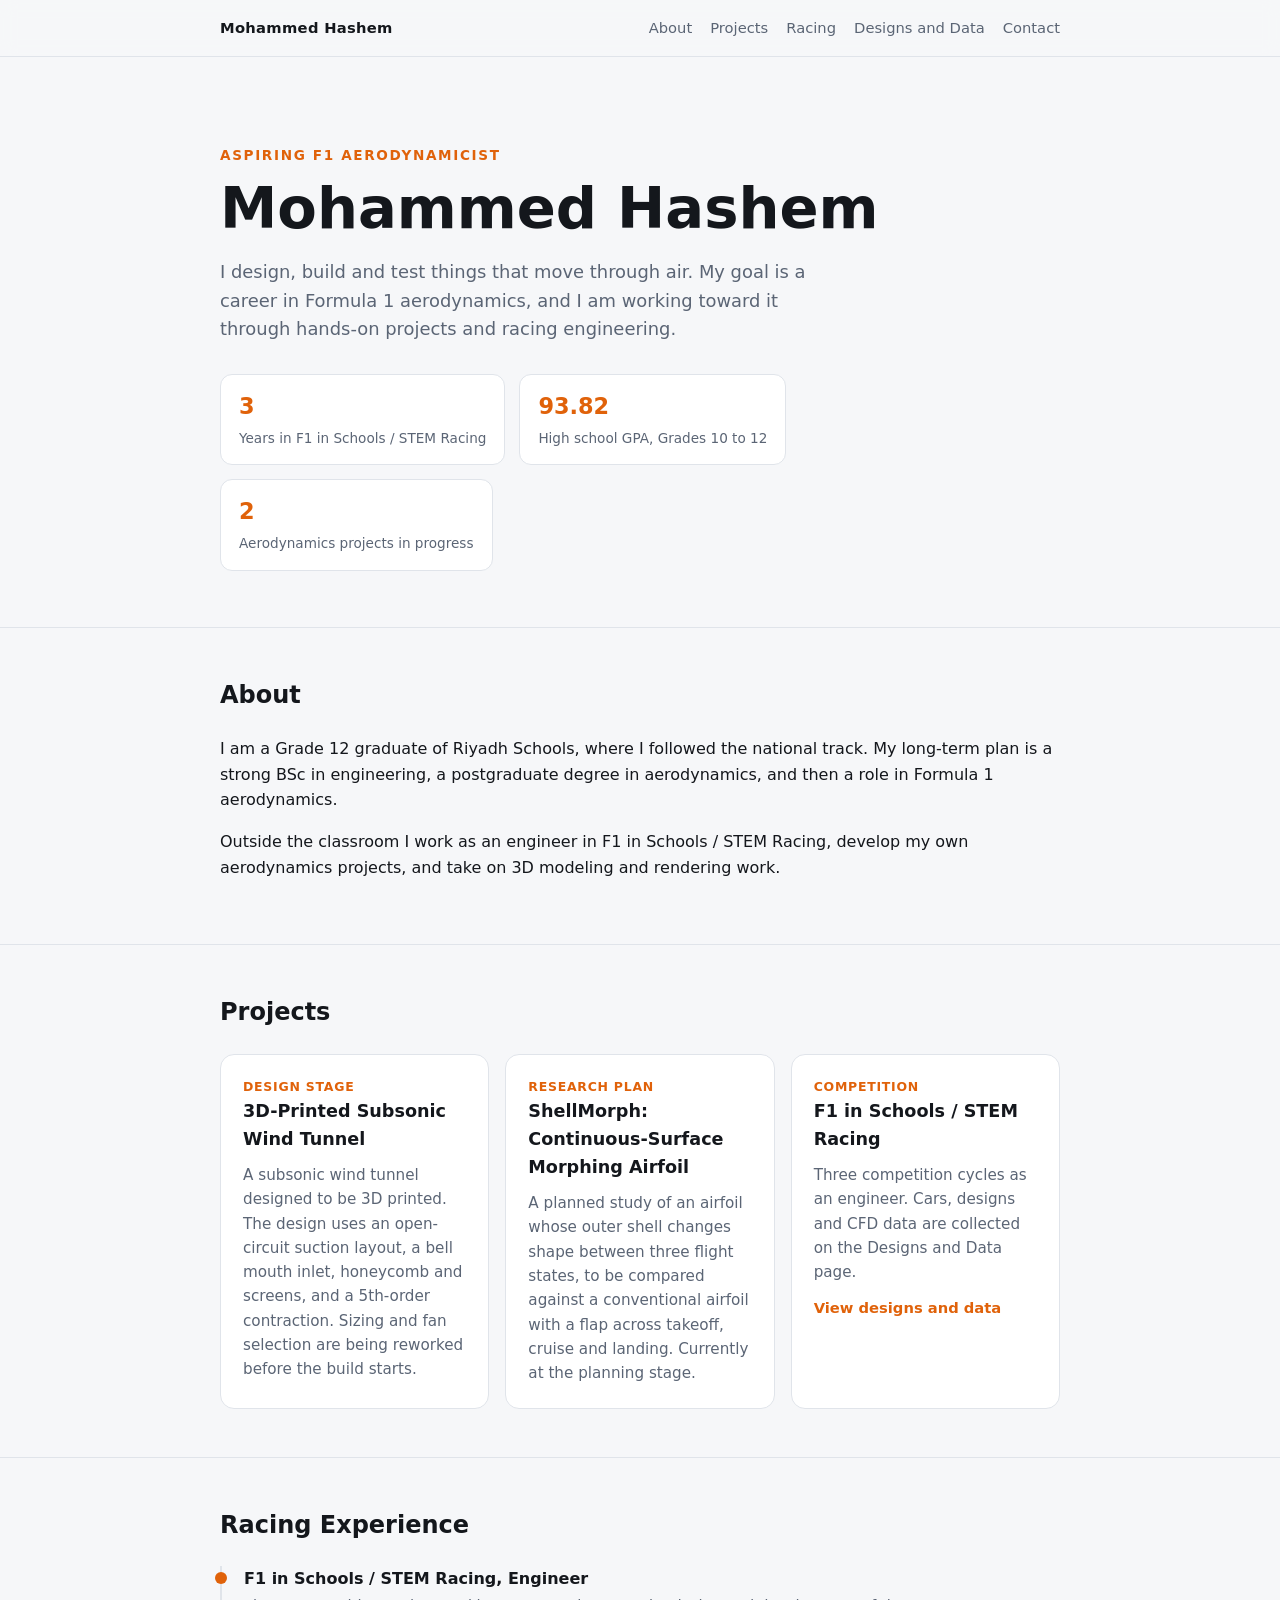
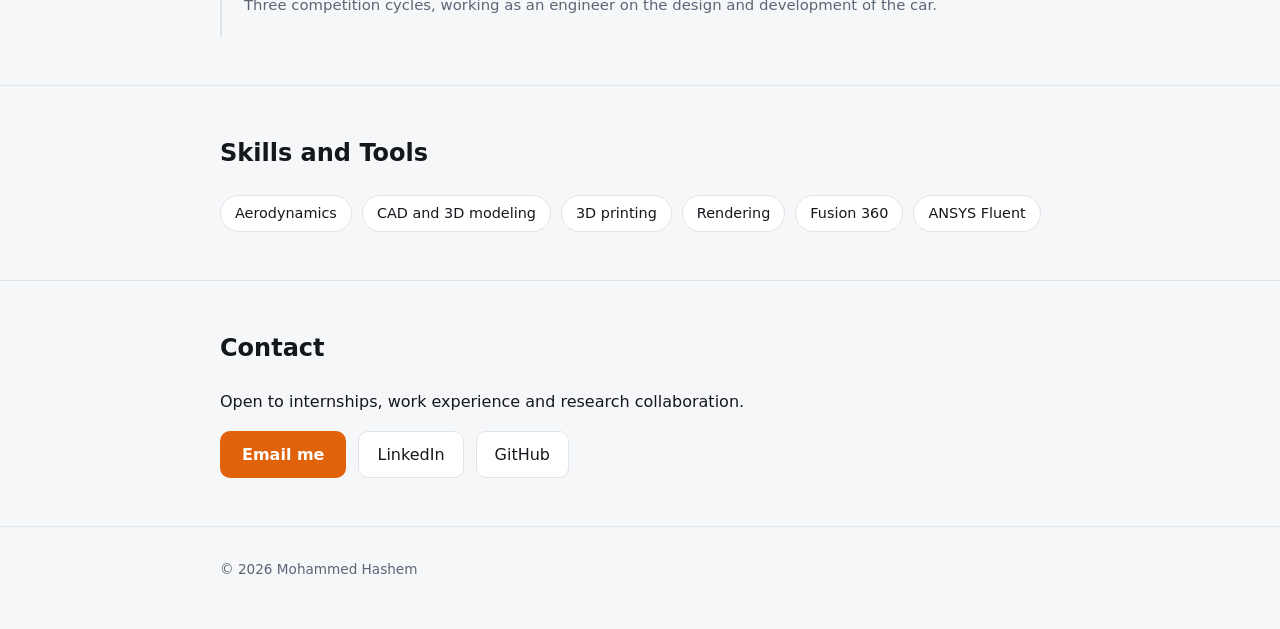
<file: index.html>
<!doctype html>
<html lang="en">
<head>
<meta charset="utf-8">
<meta name="viewport" content="width=device-width, initial-scale=1">
<title>Mohammed Hashem | Aerodynamics Portfolio</title>
<meta name="description" content="Portfolio of Mohammed Hashem, aspiring F1 aerodynamicist.">
<link rel="stylesheet" href="style.css">
</head>
<body>

<nav>
  <div class="wrap">
    <a class="brand" href="index.html">Mohammed Hashem</a>
    <ul>
      <li><a href="#about">About</a></li>
      <li><a href="#projects">Projects</a></li>
      <li><a href="#racing">Racing</a></li>
      <li><a href="designs.html">Designs and Data</a></li>
      <li><a href="#contact">Contact</a></li>
    </ul>
  </div>
</nav>

<header class="hero">
  <div class="wrap">
    <div class="eyebrow">Aspiring F1 Aerodynamicist</div>
    <h1>Mohammed Hashem</h1>
    <p class="lead">
      I design, build and test things that move through air. My goal is a career in
      Formula 1 aerodynamics, and I am working toward it through hands-on projects
      and racing engineering.
    </p>
    <div class="stats">
      <div class="stat"><b>3</b><span>Years in F1 in Schools / STEM Racing</span></div>
      <div class="stat"><b>93.82</b><span>High school GPA, Grades 10 to 12</span></div>
      <div class="stat"><b>2</b><span>Aerodynamics projects in progress</span></div>
    </div>
  </div>
</header>

<section id="about">
  <div class="wrap">
    <h2>About</h2>
    <p>
      I am a Grade 12 graduate of Riyadh Schools, where I followed the national track.
      My long-term plan is a strong BSc in engineering, a postgraduate degree in
      aerodynamics, and then a role in Formula 1 aerodynamics.
    </p>
    <p>
      Outside the classroom I work as an engineer in F1 in Schools / STEM Racing, develop
      my own aerodynamics projects, and take on 3D modeling and rendering work.
    </p>
  </div>
</section>

<section id="projects">
  <div class="wrap">
    <h2>Projects</h2>
    <div class="grid">

      <article class="card">
        <div class="tag">Design stage</div>
        <h3>3D-Printed Subsonic Wind Tunnel</h3>
        <p>
          A subsonic wind tunnel designed to be 3D printed. The design uses an open-circuit
          suction layout, a bell mouth inlet, honeycomb and screens, and a 5th-order
          contraction. Sizing and fan selection are being reworked before the build starts.
        </p>
      </article>

      <article class="card">
        <div class="tag">Research plan</div>
        <h3>ShellMorph: Continuous-Surface Morphing Airfoil</h3>
        <p>
          A planned study of an airfoil whose outer shell changes shape between three flight
          states, to be compared against a conventional airfoil with a flap across takeoff,
          cruise and landing. Currently at the planning stage.
        </p>
      </article>

      <article class="card">
        <div class="tag">Competition</div>
        <h3>F1 in Schools / STEM Racing</h3>
        <p>
          Three competition cycles as an engineer. Cars, designs and CFD data are collected
          on the Designs and Data page.
        </p>
        <a class="more" href="designs.html">View designs and data</a>
      </article>

    </div>
  </div>
</section>

<section id="racing">
  <div class="wrap">
    <h2>Racing Experience</h2>
    <ul class="timeline">
      <li>
        <b>F1 in Schools / STEM Racing, Engineer</b>
        <span>Three competition cycles, working as an engineer on the design and development of the car.</span>
      </li>
    </ul>
  </div>
</section>

<section id="skills">
  <div class="wrap">
    <h2>Skills and Tools</h2>
    <div class="pills">
      <span class="pill">Aerodynamics</span>
      <span class="pill">CAD and 3D modeling</span>
      <span class="pill">3D printing</span>
      <span class="pill">Rendering</span>
      <span class="pill">Fusion 360</span>
      <span class="pill">ANSYS Fluent</span>
    </div>
  </div>
</section>

<section id="contact">
  <div class="wrap">
    <h2>Contact</h2>
    <p>Open to internships, work experience and research collaboration.</p>
    <div class="links">
      <a class="btn" href="mailto:mh15092008@gmail.com">Email me</a>
      <a class="ghost" href="https://www.linkedin.com/in/mohammed-hashem-b79a24286/">LinkedIn</a>
      <a class="ghost" href="https://github.com/Frosty-KSA">GitHub</a>
    </div>
  </div>
</section>

<footer>
  <div class="wrap">&copy; 2026 Mohammed Hashem</div>
</footer>

</body>
</html>
</file>
<file: style.css>
:root {
  --bg: #0d0f12;
  --panel: #151920;
  --text: #e8eaee;
  --muted: #9aa3b2;
  --accent: #ff7a1a;
  --line: #232a35;
}
@media (prefers-color-scheme: light) {
  :root {
    --bg: #f6f7f9;
    --panel: #ffffff;
    --text: #14171c;
    --muted: #5b6575;
    --accent: #e0620a;
    --line: #e0e4ea;
  }
}
* { box-sizing: border-box; }
html { scroll-behavior: smooth; }
body {
  margin: 0;
  font-family: system-ui, -apple-system, "Segoe UI", Roboto, sans-serif;
  background: var(--bg);
  color: var(--text);
  line-height: 1.6;
}
.wrap { max-width: 880px; margin: 0 auto; padding: 0 20px; }
nav {
  position: sticky; top: 0; z-index: 10;
  background: color-mix(in srgb, var(--bg) 88%, transparent);
  backdrop-filter: blur(8px);
  border-bottom: 1px solid var(--line);
}
nav .wrap { display: flex; justify-content: space-between; align-items: center; height: 56px; }
nav .brand { font-weight: 700; letter-spacing: .02em; color: var(--text); text-decoration: none; }
nav ul { display: flex; gap: 18px; list-style: none; margin: 0; padding: 0; }
nav a { color: var(--muted); text-decoration: none; font-size: .92rem; }
nav a:hover { color: var(--accent); }
header.hero { padding: 88px 0 56px; }
header.page { padding: 56px 0 24px; }
.eyebrow { color: var(--accent); font-weight: 600; font-size: .85rem; letter-spacing: .12em; text-transform: uppercase; }
h1 { font-size: clamp(2.2rem, 6vw, 3.6rem); line-height: 1.1; margin: 10px 0 16px; }
header.page h1 { font-size: clamp(1.8rem, 5vw, 2.6rem); }
.lead { color: var(--muted); font-size: 1.12rem; max-width: 620px; }
.stats { display: flex; flex-wrap: wrap; gap: 14px; margin-top: 30px; }
.stat { background: var(--panel); border: 1px solid var(--line); border-radius: 12px; padding: 14px 18px; }
.stat b { display: block; font-size: 1.4rem; color: var(--accent); }
.stat span { color: var(--muted); font-size: .85rem; }
section { padding: 48px 0; border-top: 1px solid var(--line); }
h2 { font-size: 1.5rem; margin: 0 0 22px; }
.grid { display: grid; gap: 16px; grid-template-columns: repeat(auto-fit, minmax(250px, 1fr)); }
.card {
  background: var(--panel); border: 1px solid var(--line);
  border-radius: 14px; padding: 22px;
  transition: transform .15s ease, border-color .15s ease;
}
.card:hover { transform: translateY(-3px); border-color: var(--accent); }
.card h3 { margin: 0 0 4px; font-size: 1.1rem; }
.tag { color: var(--accent); font-size: .78rem; font-weight: 600; letter-spacing: .06em; text-transform: uppercase; }
.card p { color: var(--muted); margin: 10px 0 0; font-size: .95rem; }
.card a.more { display: inline-block; margin-top: 12px; color: var(--accent); text-decoration: none; font-weight: 600; font-size: .92rem; }
.card figure { margin: 0 0 14px; }
.card img { width: 100%; height: auto; border-radius: 10px; display: block; }
.card figcaption { color: var(--muted); font-size: .85rem; margin-top: 6px; }
.empty {
  border: 1px dashed var(--line); border-radius: 14px; padding: 26px;
  color: var(--muted); text-align: center; font-size: .95rem;
}
.timeline { list-style: none; padding: 0; margin: 0; }
.timeline li { padding: 0 0 20px 22px; border-left: 2px solid var(--line); position: relative; }
.timeline li::before {
  content: ""; position: absolute; left: -7px; top: 6px;
  width: 12px; height: 12px; border-radius: 50%; background: var(--accent);
}
.timeline b { display: block; }
.timeline span { color: var(--muted); font-size: .93rem; }
.pills { display: flex; flex-wrap: wrap; gap: 10px; }
.pill { background: var(--panel); border: 1px solid var(--line); border-radius: 999px; padding: 6px 14px; font-size: .9rem; }
.btn {
  display: inline-block; background: var(--accent); color: #fff;
  padding: 11px 22px; border-radius: 10px; text-decoration: none; font-weight: 600;
}
.btn:hover { opacity: .9; }
.links { display: flex; flex-wrap: wrap; gap: 12px; margin-top: 8px; }
.links a.ghost {
  color: var(--text); border: 1px solid var(--line); background: var(--panel);
  padding: 10px 18px; border-radius: 10px; text-decoration: none;
}
.links a.ghost:hover { border-color: var(--accent); color: var(--accent); }
footer { padding: 32px 0 48px; color: var(--muted); font-size: .85rem; border-top: 1px solid var(--line); }
@media (max-width: 560px) { nav ul { gap: 12px; } header.hero { padding-top: 56px; } }

/* 3D model viewer */
.viewer {
  position: relative; width: 100%; aspect-ratio: 4 / 3;
  border-radius: 10px; overflow: hidden; margin-bottom: 14px;
  background: radial-gradient(ellipse at 50% 35%, color-mix(in srgb, var(--accent) 10%, var(--bg)), var(--bg));
  border: 1px solid var(--line); cursor: grab;
}
.viewer:active { cursor: grabbing; }
.viewer canvas { display: block; width: 100%; height: 100%; }
.viewer-msg {
  position: absolute; inset: 0; display: flex; align-items: center; justify-content: center;
  padding: 16px; text-align: center; color: var(--muted); font-size: .9rem; pointer-events: none;
}
.viewer-hint { position: absolute; bottom: 8px; right: 10px; color: var(--muted); font-size: .72rem; pointer-events: none; }
.list-grid { display: grid; gap: 16px; grid-template-columns: repeat(auto-fit, minmax(300px, 1fr)); }
</file>
